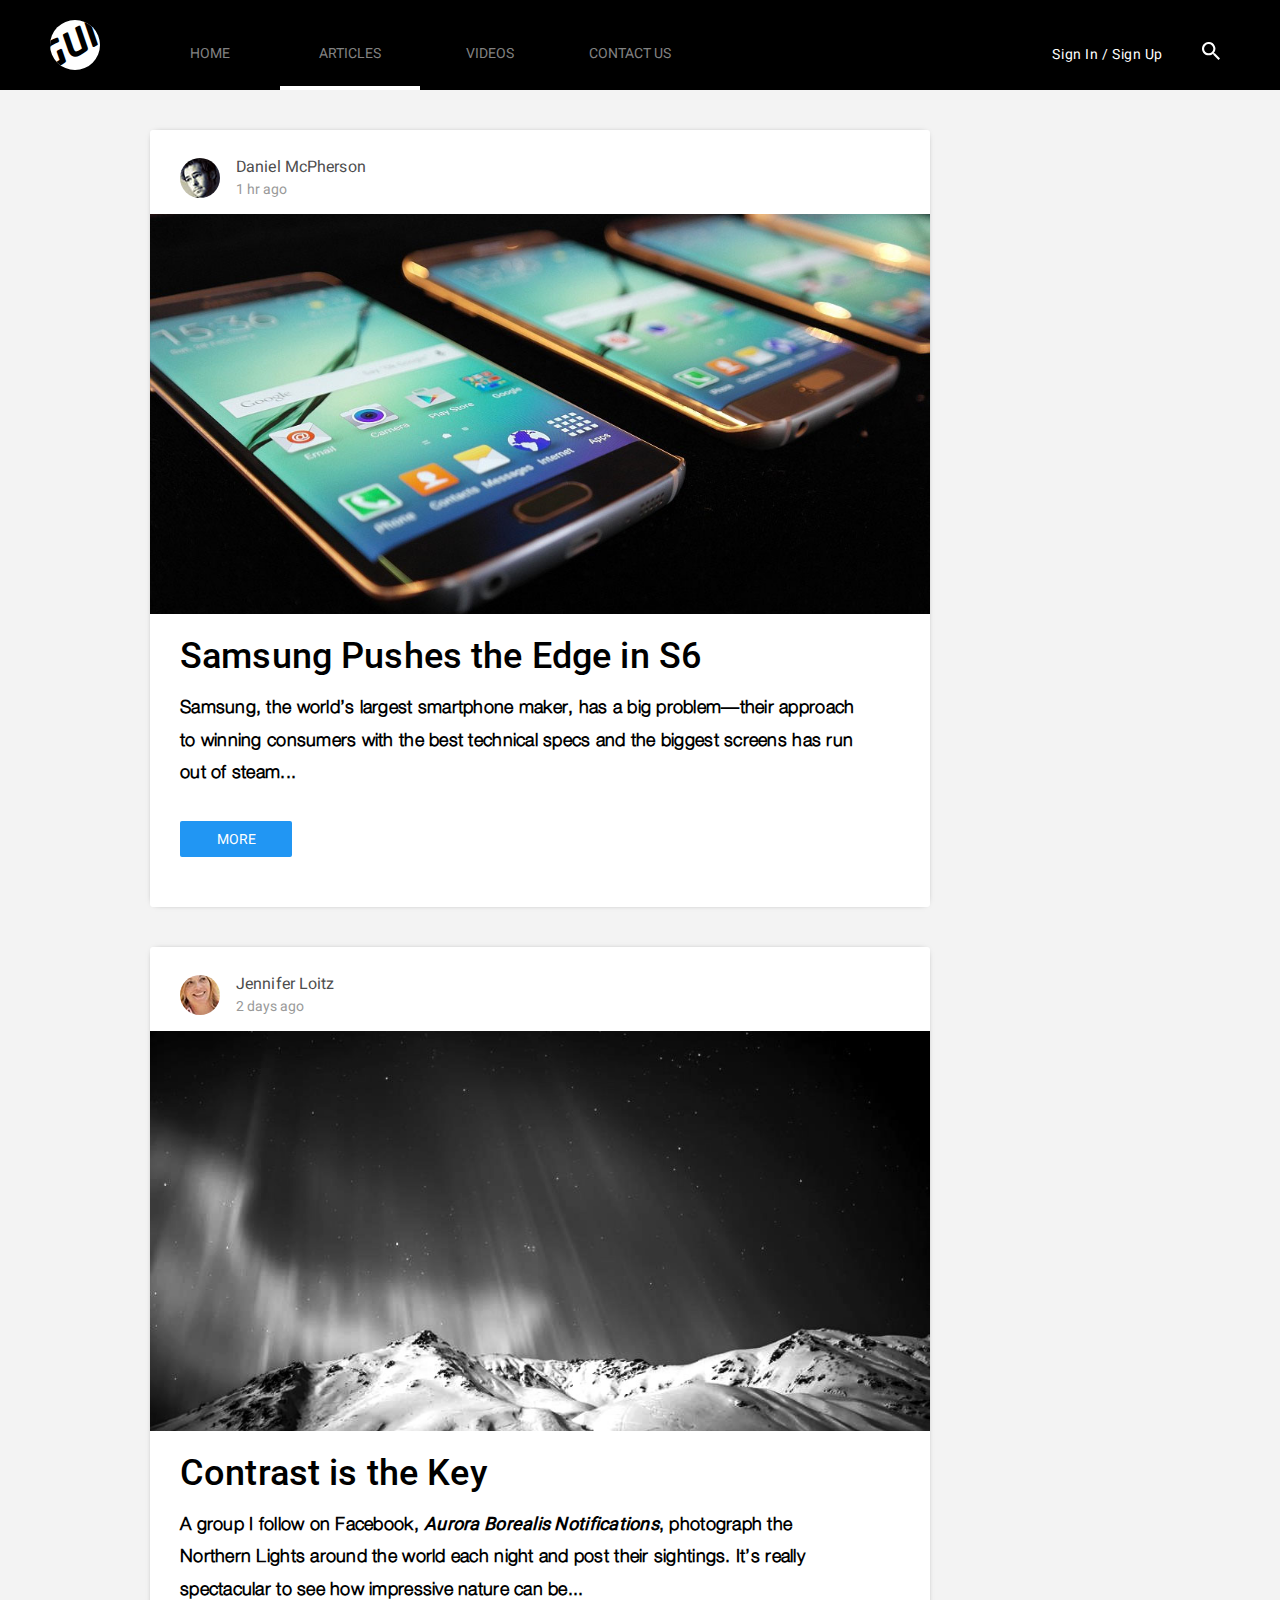
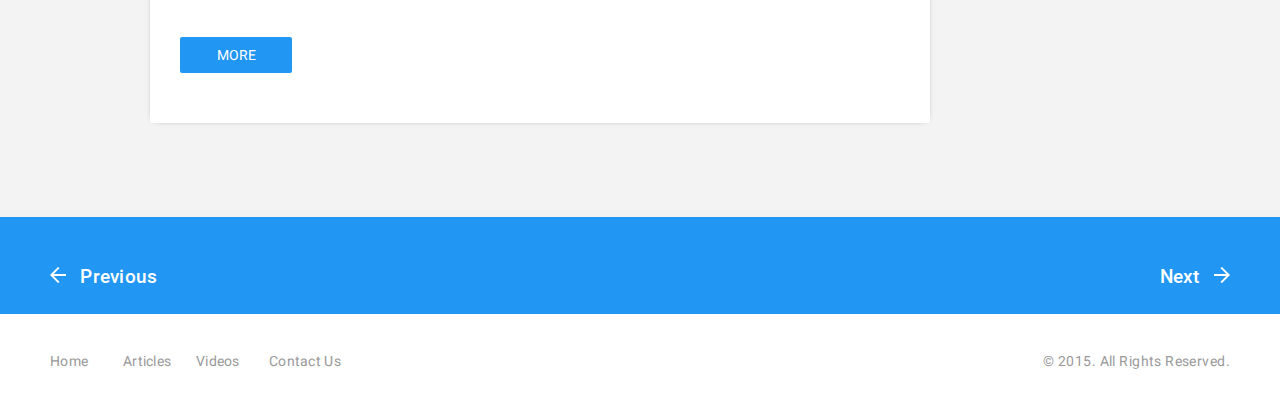
<file: articles.html>
<!DOCTYPE html>
<html lang="en">
<head>
    <meta charset="UTF-8">
    <meta name="viewport" content="width=device-width, initial-scale=1">
    <title>GUI</title>

    <link rel="stylesheet" href="css/normalize.css">
    <link rel="stylesheet" href="css/style.css">
</head>
<body>
    <header class="header__wrap">
        <div class="header">
            <div class="header__container-left">
                <a href= "#" class="header__logo">
                    <h1 class="header__logo-text">
                        GUI
                    </h1>
                </a>
                <nav class="navigation" id="navigation">
                    <ul class="navigation__menu">
                        <li class="navigation__item">
                            <a href="" class="navigation__link">
                                Home
                            </a>
                        </li>
                        <li class="navigation__item navigation__item-active">
                            <a href="articles.html" class="navigation__link">
                                articles
                            </a>
                        </li>
                        <li class="navigation__item">
                            <div class="navigation__submenu">
                                <a href="index.html" class="navigation__submenu-title">
                                    videos
                                </a>
                                <ul class="navigation__submenu-list">
                                    <li class="navigation__submenu-item">
                                        <a href="#" class="navigation__submenu-link">
                                            Most Recent
                                        </a>
                                    </li>
                                    <li class="navigation__submenu-item">
                                        <a href="#" class="navigation__submenu-link">
                                            Most Popular
                                        </a>
                                    </li>
                                    <li class="navigation__submenu-item">
                                        <a href="#" class="navigation__submenu-link">
                                            All
                                        </a>
                                    </li>
                                </ul>
                            </div>

                            <a href="index.html" class="navigation__link">
                                videos
                            </a>
                        </li>
                        <li class="navigation__item">
                            <a href="" class="navigation__link">
                                contact us
                            </a>
                        </li>
                    </ul>
                </nav>
            </div>
            <div class="header__container-right">
                <a href="javascript:void(0);" class="header__signin">
                    Sign In / Sign Up
                </a>
                <div class="search">
                    <div class="search__svg" onclick="openSearch()">
                        <img src="images/icons/search.svg" alt="alt">
                    </div>

                    <input type="search" placeholder="Search" class="search__input" id="searchInput">
                </div>
                <div class="menu-btn" onclick="openMenu()">
                    <svg xmlns="http://www.w3.org/2000/svg" xmlns:xlink="http://www.w3.org/1999/xlink" width="30" height="24" viewBox="0 0 30 24">
                        <image id="Drawer_Icon" data-name="Drawer Icon" width="30" height="24" xlink:href="[data-uri]"/>
                    </svg>
                </div>
            </div>
        </div>
    </header>
    <main class="main">
        <div class="main__inner">
            <article class="articles__item">
                <div class="articles__item-info_section">
                    <figure class="articles__item-avatar">
                        <img src="images/avatar-1.jpg" alt="" class="articles__item-avatar-image">
                    </figure>

                    <div class="articles__item-info">
                        <h2 class="articles__item-author_name">
                            Daniel McPherson
                        </h2>
                        <p class="articles__item-time_stamp">
                            1 hr ago
                        </p>
                    </div>
                </div>
                <div class="articles__item-image">
                    <img src="images/articles-1.jpg" alt="img">
                </div>
                <div class="articles__item-content">
                    <h2 class="articles__item-title">
                        Samsung Pushes the Edge in S6
                    </h2>
                    <p class="articles__item-text">
                        Samsung, the world’s largest smartphone maker, has a big problem—their approach to winning consumers with the best technical specs and the biggest screens has run out of steam...
                    </p>
                    <button class="articles__item-more">
                        More
                    </button>
                </div>
            </article>
            <article class="articles__item">
                <div class="articles__item-info_section">
                    <figure class="articles__item-avatar">
                        <img src="images/avatar-2.jpg" alt="" class="articles__item-avatar-image">
                    </figure>

                    <div class="articles__item-info">
                        <h2 class="articles__item-author_name">
                            Jennifer Loitz
                        </h2>
                        <p class="articles__item-time_stamp">
                            2 days ago
                        </p>
                    </div>
                </div>
                <div class="articles__item-image">
                    <img src="images/articles-2.jpg" alt="">
                </div>
                <div class="articles__item-content">
                    <h2 class="articles__item-title">
                        Contrast is the Key
                    </h2>
                    <p class="articles__item-text">
                        A group I follow on Facebook, <i>Aurora Borealis Notifications</i>, photograph the Northern Lights around the world each night and post their sightings. It’s really spectacular to see how impressive nature can be...
                    </p>
                    <button class="articles__item-more">
                        More
                    </button>
                </div>
            </article>

        </div>
    </main>
    <div class="bottom-block-scroll">
        <div class="bottom-block-scroll__inner">
            <div class="bottom-block-scroll__item">
                <a href="javascript:void(0);" class="bottom-block-scroll__link bottom-block-scroll__left-arrow">
                    Previous
                </a>
            </div>
            <div class="bottom-block-scroll__item">
                <a href="javascript:void(0);" class="bottom-block-scroll__link bottom-block-scroll__right-arrow">
                    Next
                </a>
            </div>
        </div>
    </div>



    <footer>
        <div class="footer">
            <div class="footer__inner">
                <div class="footer__nav">
                    <ul class="footer__nav-list">
                        <li class="footer__nav-item">
                            <a href="#" class="footer__nav-link">
                                Home
                            </a>
                        </li>
                        <li class="footer__nav-item">
                            <a href="articles.html" class="footer__nav-link">
                                Articles
                            </a>
                        </li>
                        <li class="footer__nav-item">
                            <a href="index.html" class="footer__nav-link">
                                Videos
                            </a>
                        </li>
                        <li class="footer__nav-item">
                            <a href="#" class="footer__nav-link">
                                Contact Us
                            </a>
                        </li>
                    </ul>
                </div>
                <div class="footer__caption">
                    © 2015. All Rights Reserved.
                </div>
            </div>
        </div>
    </footer>

    <script src="js/main.js"></script>
</body>
</html>
</file>
<file: css/style.css>
@font-face {
    font-family: 'Roboto-Medium';
    src: url('../fonts/Roboto-Medium.eot?#iefix') format('embedded-opentype'),  url('../fonts/Roboto-Medium.woff') format('woff'), url('../fonts/Roboto-Medium.ttf')  format('truetype');
    font-weight: normal;
    font-style: normal;
}
@font-face {
    font-family: 'Roboto-Regular';
    src: url('../fonts/Roboto-Regular.eot?#iefix') format('embedded-opentype'),  url('../fonts/Roboto-Regular.woff') format('woff'), url('../fonts/Roboto-Regular.ttf')  format('truetype');
    font-weight: normal;
    font-style: normal;
}
@font-face {
    font-family: 'NeoTech_Medium_Italic';
    src: url('../fonts/NeoTech_Medium_Italic.eot?#iefix') format('embedded-opentype'),  url('../fonts/NeoTech_Medium_Italic.woff') format('woff'), url('../fonts/NeoTech_Medium_Italic.ttf')  format('truetype');
    font-weight: normal;
    font-style: normal;
}
@font-face {
    font-family: 'HelveticaNeue';
    src: url('../fonts/HelveticaNeue.eot?#iefix') format('embedded-opentype'),  url('../fonts/HelveticaNeue.woff') format('woff'), url('../fonts/HelveticaNeue.ttf')  format('truetype');
    font-weight: normal;
    font-style: normal;
}
@font-face {
    font-family: 'HelveticaNeueMed';
    src: url('../fonts/HelveticaNeueMed.eot?#iefix') format('embedded-opentype'),  url('../fonts/HelveticaNeueMed.woff') format('woff'), url('../fonts/HelveticaNeueMed.ttf')  format('truetype');
    font-weight: normal;
    font-style: normal;
}
@font-face {
    font-family: 'HelveticaNeueLt';
    src: url('../fonts/HelveticaNeueLt.eot?#iefix') format('embedded-opentype'),  url('../fonts/HelveticaNeueLt.woff') format('woff'), url('../fonts/HelveticaNeueLt.ttf')  format('truetype');
    font-weight: normal;
    font-style: normal;
}

* {
    font-family: Roboto-Regular;
    box-sizing: border-box;
}
body {
    background: white;
    margin: 0;
}
ul, li, p, h1, h2 {
    margin: 0;
    padding: 0;
}
figure {
    margin-block-start: 0;
    margin-block-end: 0;
    margin-inline-start: 0;
    margin-inline-end: 0;
}

/*HEADER*/

.header__wrap {
    display: flex;
    justify-content: center;
    width: 100%;
    background: #000;
}
.header {
    display: flex;
    justify-content: space-between;
    align-items: center;
    height: 90px;
    max-width: 1180px;
    width: 100%;
}
.header__container-left {
    display: flex;
    justify-content: space-between;
    align-items: center;
}
.header__container-right {
    display: flex;
    align-items: center;
    position: relative;
    margin-top: 12px;
}
.header__logo {
    border-radius: 50%;
    min-width: 50px;
    width: 50px;
    height: 50px;
    background: white;
    color: black;
    text-decoration: none;
    overflow: hidden;
}
.header__logo-text {
    transform: rotate(-29deg);
    font-family: NeoTech_Medium_Italic;
    font-size: 34px;
    font-weight: bold;
    margin-top: 9px;
    margin-left: -9px;
    text-align: center;
    letter-spacing: 0.035em;
    transition: 0.5s;
}
.header__logo:hover .header__logo-text {
    transform: rotate(29deg);
}
.navigation {
    display: flex;
    justify-content: space-around;
    width: 100%;
    height: 90px;
    left: auto;
    padding-left: 40px;
}
.navigation__menu {
    display: flex;
    width: 100%;
    list-style: none;
}
.navigation__item {
    display: flex;
    justify-content: center;
    width: 140px;
    transition: 0.3s;
    position: relative;
}
.navigation__link {
    font-family: Roboto-Regular;
    font-size: 14px;
    text-transform: uppercase;
    text-decoration: none;
    color: #828282;
    padding: 45px 0 31px 0;
    width: 100%;
    text-align: center;
    height: fit-content;
}
.navigation__item:hover {
    border-bottom: 4px #2196f3 solid;
}
.navigation__item-active {
    border-bottom: 4px white solid;
}
.navigation__submenu {
    display: none;
    position: absolute;
    top: 27px;
    left: 0;
    background: #fafafa;
    flex-direction: column;
    padding-bottom: 19px;
    width: 100%;
    transition: 0.3s;
    border-radius: 2px;
    box-shadow: 0 0 10px -5px black;
    z-index: 101;
}
.navigation__submenu-title {
    padding-bottom: 27px;
    padding-top: 18px;
    padding-left: 25px;
    display: flex;
    align-items: center;
    color: #444444;
    font-size: 14px;
    text-transform: uppercase;
    text-decoration: none;
    letter-spacing: 0.035em;
    position: relative;
    transition: 0.3s;
}

.navigation__submenu-title:hover {
    color: #2f9df3;
}
.navigation__submenu-title:after {
    content: url("../images/icons/Arrow.svg");
    position: absolute;
    top: 15px;
    right: 27px;
}
.navigation__submenu-list {
    margin: 0;
    list-style: none;
}
.navigation__submenu-item {
    text-decoration: none;
    width: 100%;
    display: flex;
    padding: 0;

}
.navigation__submenu-link {
    padding: 13px 0 3px 25px;
    text-decoration: none;
    color: #444444;
    font-size: 14px;
    letter-spacing: 0.02em;
    transition: 0.3s;
}
.navigation__submenu-link:hover {
    color: #2f9df3;
}
.navigation__item:hover > .navigation__submenu {
    display: flex;
}
.header__signin {
    margin-right: 67px;
    padding-top: 6px;
    font-family: Roboto-Regular;
    font-size: 14px;
    text-decoration: none;
    letter-spacing: 0.04em;
    color: #ffffff;
    transition: 0.3s;
}
.header__signin:hover {
    color: #828282;
}
.search {
    padding:  0 10px;
    display: flex;
    align-items: center;
    height: 48px;
    background: black;
    position: absolute;
    right: 0;
    cursor: pointer;
}
.search__svg {
    width: 18px;
    display: flex;
    align-items: center;
    justify-content: center;
    transition: 0.3s;
}
.search__svg:hover {
    opacity: 0.6;
}
.search__svg img {
    width: 100%;
}
.search__input {
    display: none;
    font-family: Roboto-Regular;
    font-size: 20px;
    color: #999999;
    padding-left: 10px;
    margin-left: 36px;
    height: 100%;
    background: black;
    border: none;
}
.search-open {
    display: flex;
}
.menu-open {
    display: flex;
}

.menu-btn {
    cursor: pointer;
    display: none;
    align-items: center;
    height: 100%;
    z-index: 101;
    position: relative;
}
/*HEADER END*/


/*MAIN*/

.main {
    display: flex;
    justify-content: center;
    background-color: #f3f3f3;
    width: 100%;
}
.main__inner {
    max-width: 1180px;
    width: 100%;
    padding: 40px 0 54px;
}
.featured-video {
    width: 100%;
    background: white;
    border-radius: 3px;
    box-shadow: 0 0 7px -5px black;
    overflow: hidden;
}
.featured-video__player {
    position: relative;
    width: 100%;
}
.featured-video__window {
    width: 100%;
    height: 665px;
    background: #000000;
    object-fit: cover;
}
.featured-video__play-button {
    display: flex;
    position: absolute;
    right: 19px;
    bottom: -31px;
}
.featured-video__play-button:hover img {
    background: url("../images/icons/Play_Button_Hover.svg") center center no-repeat;
}
.featured-video__play-svg {
    width: 74px;
    height: 74px;
    background: url("../images/icons/Play_Button.svg") center center no-repeat;
    display: flex;
    transition: 0.3s;
}
.featured-video__Title {
    display: flex;
    flex-direction: column;
    padding: 18px 30px 44px;
}
.featured-video__Title-text {
    font-family: Roboto-Regular;
    font-weight: bold;
    font-size: 36px;
    color: black;
    max-width: 720px;
    letter-spacing: 0.007em;
}
.featured-video__Title-link {
    font-family: HelveticaNeueLt;
    font-size: 18px;
    text-decoration: none;
    color: black;
    margin-top: 20px;
    letter-spacing: 0.02em;

}
.content-video {
    display: flex;
    justify-content: space-between;
    flex-wrap: wrap;
    padding-top: 40px;
    padding-bottom: 33px;
    margin-left: -10px;
    margin-right: -10px;
    width: auto;

}
.content-video__item-wrap {
    padding: 0 10px;
    width: 33.33%;
    box-sizing: border-box;
}
.content-video__item {
    width: 100%;
    background: white;
    margin-bottom: 20px;
    max-width: 100%;
    border-radius: 3px;
    box-shadow: 0 0 7px -5px black;

}
.content-video__window {
    width: 100%;
    height: 280px;
    object-fit: cover;
}
.content-video__title {
    display: flex;
    flex-direction: column;
    justify-content: space-between;
    padding: 25px 10px 28px 20px;
}
.content-video__title-text {
    font-family: Roboto-Regular;
    font-weight: 100;
    font-size: 18px;
    color: black;
    letter-spacing: 0.008em;
}
.content-video__title-link {
    font-family: HelveticaNeueLt;
    font-weight: 600;
    font-size: 16px;
    text-decoration: none;
    color: #4d4d4d;
    margin-top: 5px;
    letter-spacing: 0.025em;

}


/*MAIN END*/


/*ARTICLES*/

.main__articles {
    display: flex;
    justify-content: center;
    background-color: #f3f3f3;
    width: 100%;

}
.articles {
    display: flex;
    flex-direction: column;
    max-width: 1180px;
    width: 100%;

}
.articles__item {
    max-width: 780px;
    width: 100%;
    background: white;
    margin-left: 100px;
    margin-bottom: 40px;
    border-radius: 3px;
    box-shadow: 0 0 7px -5px black;

}
.articles__item-info_section {
    display: flex;
    padding: 28px 30px 16px 30px;
}
.articles__item-avatar {
    width: 40px;
    height: 40px;
    border-radius: 50%;
    background: #989898;
    overflow: hidden;
    display: flex;
    align-items: center;
    justify-content: center;
}
.articles__item-info {
    margin-left: 16px;
}
.articles__item-author_name {
    font-size: 16px;
    font-weight: 100;
    color: #4d4d4d;
    letter-spacing: 0.007em;
}
.articles__item-time_stamp {
    font-size: 14px;
    color: #999999;
    margin-top: 5px;
}
.articles__item-image {
    display: flex;
    justify-content: center;
    align-items: center;
    height: 400px;
    overflow: hidden;
}
.articles__item-image img{
    width: 100%;

}
.articles__item-content {
    padding: 22px 71px 50px 30px;
}
.articles__item-title {
    font-family: Roboto-Medium;
    font-size: 36px;
    font-weight: 100;
    color: black;
    letter-spacing: 0.004em;
}
.articles__item-text {
    font-family: HelveticaNeueLt;
    font-size: 18px;
    font-weight: 600;
    color: black;
    margin-top: 14px;
    letter-spacing: 0.015em;
    line-height: 1.8;
}
.articles__item-text:first-child {
    text-align: justify;
}
.articles__item-more {
    max-width: 112px;
    width: 100%;
    height: 36px;
    margin-top: 32px;
    border: none;
    border-radius: 2px;
    font-size: 14px;
    font-weight: 100;
    text-transform: uppercase;
    color: white;
    background: #2196F3;
    transition: 0.3s;
}
.articles__item-more:hover {
    background: #067ad7;
}
/*ARTICLES END*/


/*bottom-block-scroll*/

.bottom-block-scroll {
    display: flex;
    justify-content: center;
    background: #2196f3;
    width: 100%;
    box-sizing: border-box;
}
.bottom-block-scroll__inner {
    display: flex;
    justify-content: space-between;
    padding: 49px 0 26px 0;
    max-width: 1180px;
    width: 100%;
}
.bottom-block-scroll__item:hover a {
    opacity: 0.8;
}
.bottom-block-scroll__link {
    color: white;
    font-family: Roboto-Medium;
    font-size: 19px;
    text-decoration: none;
    letter-spacing: 0.015em;
    transition: 0.3s;
}
.bottom-block-scroll__item:first-of-type a::before {
    content: url("../images/icons/Left Arrow.svg");
    margin-right: 9px;
    transition: 0.3s;
}
.bottom-block-scroll__item:last-of-type a::after {
    content: url("../images/icons/Right Arrow.svg");
    margin-left: 9px;
    transition: 0.3s;
}
/*bottom-block-scroll END*/


/*FOOTER*/

.footer {
    display: flex;
    justify-content: center;
    background: white;
    width: 100%;
}
.footer__inner {
    display: flex;
    justify-content: space-between;
    padding: 39px 0;
    max-width: 1180px;
    width: 100%;

}
.footer__nav-list {
    display: flex;
    list-style: none;

}
.footer__nav-item {
    display: flex;
    align-items: center;
    width: 73px;
}
.footer__nav-link {
    color: #999999;
    font-size: 14px;
    text-decoration: none;
    letter-spacing: 0.02em;
    transition: 0.1s;
}
.footer__nav-link:hover {
    color: black;
}
.footer__caption {
    color: #999999;
    font-size: 14px;
    letter-spacing: 0.03em;
}
.oh{
    overflow: hidden;
}
/*FOOTER END*/

/*MEDIA*/

@media (max-width: 1180px) {
    .header,
    .main__inner,
    .footer__inner,
    .bottom-block-scroll{
        padding-left: 44px;
        padding-right: 44px;
    }
    .main__inner{
        padding-bottom: 22px;
        padding-top: 40px;
    }
}
@media (max-width: 992px) {
    .articles__item {
        margin-left: 0;
        max-width: 100%;
    }
    .content-video__item-wrap {
        width: 50%;
    }
    .content-video__item-wrap:nth-last-child(-n+2) {
        display: none;
    }
    .navigation__item:first-child {
        display: none;
    }
    .navigation__item {
        width: 120px;
    }
}
@media (max-width: 768px) {
    .main__inner {
        padding-bottom: 0;
    }
    .content-video {
        padding-bottom: 58px;
    }
    .articles__item {
        margin-left: 0;
        max-width: 100%;
    }

    .header__signin {
        margin-right: 40px;
    }

    .articles__item-image {
        height: 350px;
    }

    .articles__item-content {
        padding: 22px 30px 50px 30px;
    }
    .featured-video__window {
        height: 480px;
    }

}
@media (max-width: 640px) {
    .navigation {
        padding-left: 5px;
    }
    .navigation__item {
        width: 100px;
    }
    .header,
    .main__inner {
        padding: 10px;
    }
    .footer__inner {
        padding: 25px 10px;
    }
    .articles__item {
        margin-bottom: 10px;
    }
    .articles__item:last-child {
        margin-bottom: 0;
    }
}
@media (max-width: 500px) {
    .header__container-right {
        margin-top: 0;
    }
    .articles__item {
        margin-left: 0;
        max-width: 100%;
    }
    .content-video__item-wrap {
        width: 100%;

    }
    .content-video__item-wrap:nth-last-child(-n+4) {
        display: none;
    }
    .content-video__item {
        margin-bottom: 10px;
    }
    .menu-btn {
        display: block;
        margin-left: 45px;
    }
    .navigation {
        position: fixed;
        height: 100%;
        width: 100%;
        background: black;
        left: 0;
        top: 0;
        z-index: 100;
        padding-top: 20vh;
        transform: translateX(-100%);
        transition: 0.3s;
    }
    .menu-open {
        transform: translateX(0);
    }
    .navigation__menu {
        flex-direction: column;
        align-items: center;
    }
    .navigation__item {
        display: flex;
        flex-direction: column-reverse;
        align-items: center;
        width: 140px;
    }
    .navigation__item:first-child {
        display: flex;
    }
    .navigation__item:hover > .navigation__submenu {
        display: flex;
    }
    .navigation__link {
        padding: 15px 0;
        width: fit-content;
    }
    .navigation__submenu {
        position: relative;
        background: transparent;
        top: 0;
        align-items: center;
        padding: 0;
    }
    .navigation__submenu-list {
        align-items: center;
        display: flex;
        flex-direction: column;
        width: 100%;
    }
    .navigation__submenu-item {
        justify-content: center;
    }
    .navigation__submenu-link {
        padding: 15px 0;
    }
    .navigation__submenu-title {
        display: none;
    }

    .navigation__submenu  ~ .navigation__link {
        position: relative;
        flex-direction: column-reverse;
    }
    .navigation__submenu  ~ .navigation__link:after {
        content: url("../images/icons/Arrow.svg");
        position: absolute;
        top: 0;
        right: -40px;
        transform: rotate(180deg);
        padding: 21px 9px;
        cursor: pointer;
        line-height: 0;
        display: flex;
        pointer-events: none;
    }
    .header__signin {
        display: none;
    }
    .search {
        position: relative;
    }
    .search__svg {
        width: 24px;
    }
    .search__input {
        margin-left: 5px;
    }
    .footer__inner {
        justify-content: center;
        padding: 22px 0;
    }
    .footer__nav {
        display: none;
    }
    .articles__item-image {
        height: 250px;
    }
    .header__logo {
        z-index: 101;
    }
    .featured-video__Title {
        padding: 19px 26px 45px 30px;
    }
    .content-video {
        padding-bottom: 0;
    }
    .featured-video__window {
        height: 465px;
    }
}

@media (max-width: 440px) {
    .menu-btn {
        margin-left: 15px;
    }

    .search__input {
        width: 135px;
    }
}
</file>
